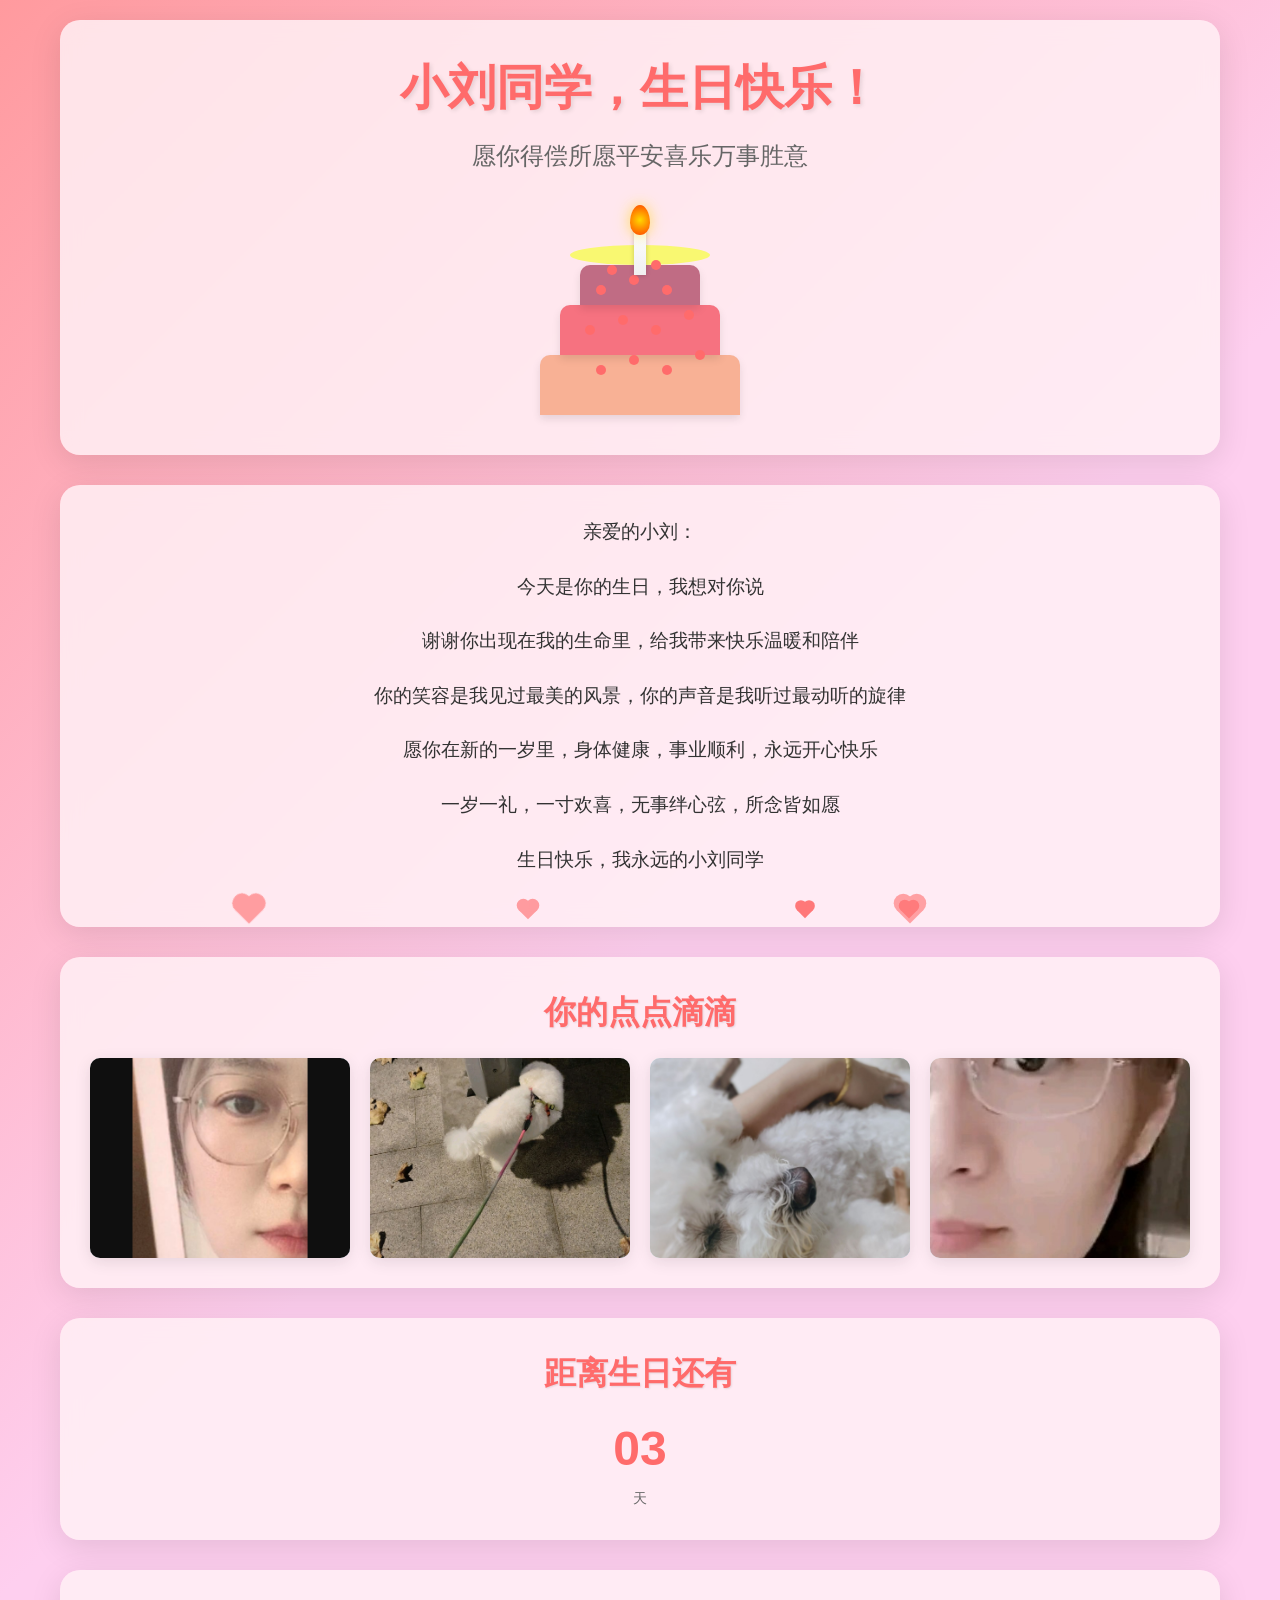
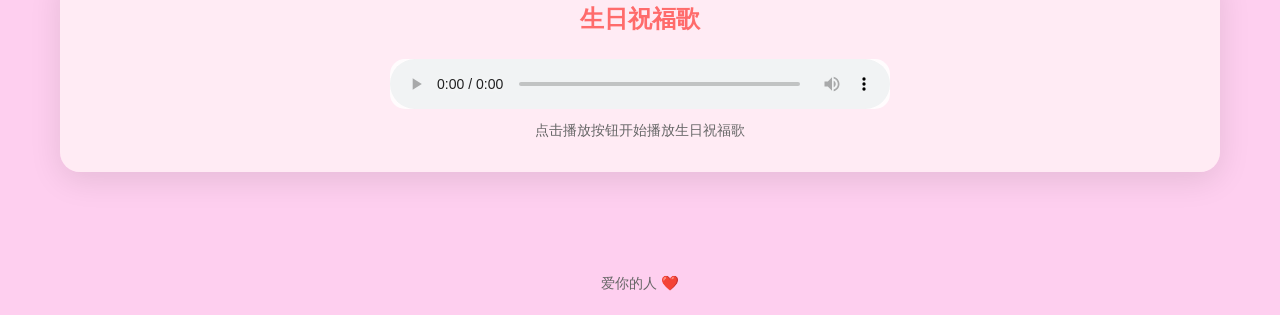
<file: index.html>
<!DOCTYPE html>
<html lang="zh-CN">
<head>
    <meta charset="UTF-8">
    <meta name="viewport" content="width=device-width, initial-scale=1.0">
    <title>给小刘同学的生日祝福</title>
    <link rel="stylesheet" href="styles.css">
</head>
<body>
    <div class="hearts" id="hearts"></div>
    
    <div class="container">
        <header class="fade-in">
            <h1>小刘同学，生日快乐！</h1>
            <p class="subtitle">愿你得偿所愿平安喜乐万事胜意</p>
            <div class="birthday-cake">
            <div class="cake">
                <!-- 蛋糕底层 -->
                <div class="cake-layer bottom"></div>
                <!-- 蛋糕中层 -->
                <div class="cake-layer middle"></div>
                <!-- 蛋糕顶层 -->
                <div class="cake-layer top"></div>
                <!-- 蛋糕奶油 -->
                <div class="cake-icing"></div>
                <!-- 蛋糕装饰 -->
                <div class="cake-decoration"></div>
                <div class="cake-decoration"></div>
                <div class="cake-decoration"></div>
                <div class="cake-decoration"></div>
                <div class="cake-decoration"></div>
                <div class="cake-decoration"></div>
                <div class="cake-decoration"></div>
                <div class="cake-decoration"></div>
                <div class="cake-decoration"></div>
                <div class="cake-decoration"></div>
                <div class="cake-decoration"></div>
                <div class="cake-decoration"></div>
                <div class="cake-decoration"></div>
                <!-- 蜡烛 -->
                <div class="candle">
                    <div class="candle-wick"></div>
                    <div class="flame"></div>
                </div>
            </div>
        </div>
        </header>
        
        <section class="message fade-in">
            <p>亲爱的小刘：</p>
            <p>今天是你的生日，我想对你说</p>
            <p>谢谢你出现在我的生命里，给我带来快乐温暖和陪伴</p>
            <p>你的笑容是我见过最美的风景，你的声音是我听过最动听的旋律</p>
            <p>愿你在新的一岁里，身体健康，事业顺利，永远开心快乐</p>
            <p>一岁一礼，一寸欢喜，无事绊心弦，所念皆如愿</p>
            <p>生日快乐，我永远的小刘同学</p>
        </section>
        
        <section class="gallery fade-in">
            <h2>你的点点滴滴</h2>
            <div class="photo-grid">
                <div class="photo"><img src="xiaoliu1.jpg" alt="回忆1" loading="lazy" onclick="openModal(this)"></div>
                <div class="photo"><img src="xiaoliu2.jpg" alt="回忆2" loading="lazy" onclick="openModal(this)"></div>
                <div class="photo"><img src="xiaoliu3.jpg" alt="回忆3" loading="lazy" onclick="openModal(this)"></div>
                <div class="photo"><img src="xiaoliu4.jpg" alt="回忆4" loading="lazy" onclick="openModal(this)"></div>
            </div>
        </section>
        
        <section class="countdown fade-in">
            <h2 id="countdownTitle">距离生日还有</h2>
            <div class="countdown-timer" id="countdownTimer">
                <div class="timer-item" id="daysContainer">
                    <span class="timer-value" id="days">00</span>
                    <span class="timer-label">天</span>
                </div>
                <div class="birthday-wish" id="birthdayWish" style="display: none;">
                    <h3>🎉 今天生日啦 🎉</h3>
                    <p class="wish-text">世间所有美好与你环环相扣</p>
                </div>
            </div>
        </section>
        
        <section class="music-player fade-in">
            <h3>生日祝福歌</h3>
            <audio id="birthdayMusic" controls>
                <source src="BGM.m4a" type="audio/mpeg">
                您的浏览器不支持音频播放。
            </audio>
            <p id="playHint" style="margin-top: 10px; color: #666; font-size: 0.9rem;">点击播放按钮开始播放生日祝福歌</p>
        </section>
    </div>
    
    <!-- 图片预览模态框 -->
    <div class="modal" id="imageModal">
        <span class="close" id="closeModal">&times;</span>
        <img class="modal-content" id="modalImage">
        <div class="caption" id="imageCaption"></div>
    </div>
    
    <footer>
        <p>爱你的人 ❤️</p>
    </footer>
    
    <script src="script.js"></script>
</body>
</html>
</file>
<file: styles.css>
/* CSS变量 - 统一配色方案 */
:root {
    /* 主色调 */
    --primary-color: #ff6b6b;
    --primary-light: #ff9a9e;
    --primary-lighter: #fecfef;
    
    /* 辅助色 */
    --secondary-color: #f9f871;
    --secondary-light: #ffd700;
    
    /* 中性色 */
    --text-primary: #333;
    --text-secondary: #666;
    --text-light: #999;
    
    /* 背景色 */
    --bg-gradient: linear-gradient(135deg, #ff9a9e 0%, #fecfef 50%, #fecfef 100%);
    --card-bg: rgba(255, 240, 245, 0.85);
    
    /* 尺寸变量 */
    --border-radius-lg: 20px;
    --border-radius-md: 15px;
    --border-radius-sm: 10px;
    
    /* 间距变量 */
    --spacing-xl: 40px;
    --spacing-lg: 30px;
    --spacing-md: 20px;
    --spacing-sm: 15px;
    --spacing-xs: 10px;
    
    /* 阴影变量 */
    --shadow-lg: 0 8px 32px rgba(0, 0, 0, 0.1);
    --shadow-md: 0 4px 16px rgba(0, 0, 0, 0.1);
    --shadow-sm: 0 2px 8px rgba(0, 0, 0, 0.1);
    
    /* 动画变量 */
    --transition-fast: 0.3s ease;
    --transition-normal: 0.5s ease;
    --transition-slow: 0.8s ease;
}

* {
    margin: 0;
    padding: 0;
    box-sizing: border-box;
}

body {
    font-family: 'Arial', sans-serif;
    background: var(--bg-gradient);
    color: var(--text-primary);
    line-height: 1.6;
    overflow-x: hidden;
}

.container {
    max-width: 1200px;
    margin: 0 auto;
    padding: var(--spacing-md);
}

header {
    text-align: center;
    padding: var(--spacing-lg) var(--spacing-md) var(--spacing-xl);
    background: var(--card-bg);
    border-radius: var(--border-radius-lg);
    margin-bottom: var(--spacing-lg);
    box-shadow: var(--shadow-lg);
    backdrop-filter: blur(10px);
}

h1 {
    font-size: 3rem;
    color: var(--primary-color);
    margin-bottom: var(--spacing-xs);
    text-shadow: 2px 2px 4px rgba(0, 0, 0, 0.1);
    font-weight: bold;
}

h2 {
    font-size: 2rem;
    color: var(--primary-color);
    margin-bottom: var(--spacing-md);
    text-align: center;
    text-shadow: 1px 1px 2px rgba(0, 0, 0, 0.1);
}

h3 {
    font-size: 1.5rem;
    color: var(--primary-color);
    margin-bottom: var(--spacing-sm);
    text-align: center;
}

.subtitle {
    font-size: 1.5rem;
    color: var(--text-secondary);
    margin-bottom: var(--spacing-md);
    font-weight: 500;
}

.birthday-cake {
    width: 220px;
    height: 180px;
    margin: 60px auto 0;
    position: relative;
    animation: bounce 2s infinite;
}

@keyframes bounce {
    0%, 20%, 50%, 80%, 100% {
        transform: translateY(0);
    }
    40% {
        transform: translateY(-20px);
    }
    60% {
        transform: translateY(-10px);
    }
}

.cake {
    width: 100%;
    height: 100%;
    position: relative;
}

.cake-layer {
    position: absolute;
    bottom: 0;
    left: 50%;
    transform: translateX(-50%);
    border-radius: 10px 10px 0 0;
    box-shadow: 0 4px 8px rgba(0, 0, 0, 0.1);
}

.cake-layer.bottom {
    width: 200px;
    height: 60px;
    background: #f8b195;
}

.cake-layer.middle {
    width: 160px;
    height: 50px;
    background: #f67280;
    bottom: 60px;
}

.cake-layer.top {
    width: 120px;
    height: 40px;
    background: #c06c84;
    bottom: 110px;
}

.cake-icing {
    position: absolute;
    bottom: 150px;
    left: 50%;
    transform: translateX(-50%);
    width: 140px;
    height: 20px;
    background: #f9f871;
    border-radius: 50%;
}

.cake-decoration {
    position: absolute;
    width: 10px;
    height: 10px;
    background: #ff6b6b;
    border-radius: 50%;
}

.cake-decoration:nth-child(5) {
    bottom: 120px;
    left: 30%;
}

.cake-decoration:nth-child(6) {
    bottom: 130px;
    left: 45%;
}

.cake-decoration:nth-child(7) {
    bottom: 120px;
    left: 60%;
}

.cake-decoration:nth-child(8) {
    bottom: 140px;
    left: 35%;
}

.cake-decoration:nth-child(9) {
    bottom: 145px;
    left: 55%;
}

.cake-decoration:nth-child(10) {
    bottom: 80px;
    left: 25%;
}

.cake-decoration:nth-child(11) {
    bottom: 90px;
    left: 40%;
}

.cake-decoration:nth-child(12) {
    bottom: 80px;
    left: 55%;
}

.cake-decoration:nth-child(13) {
    bottom: 95px;
    left: 70%;
}

.cake-decoration:nth-child(14) {
    bottom: 40px;
    left: 30%;
}

.cake-decoration:nth-child(15) {
    bottom: 50px;
    left: 45%;
}

.cake-decoration:nth-child(16) {
    bottom: 40px;
    left: 60%;
}

.cake-decoration:nth-child(17) {
    bottom: 55px;
    left: 75%;
}

.candle {
    position: absolute;
    top: -10px;
    left: 50%;
    transform: translateX(-50%);
    width: 12px;
    height: 50px;
    background: linear-gradient(to bottom, #fff, #f0f0f0);
    border-radius: 6px 6px 0 0;
    box-shadow: 0 0 5px rgba(0, 0, 0, 0.2);
}

.candle-wick {
    position: absolute;
    top: -5px;
    left: 50%;
    transform: translateX(-50%);
    width: 2px;
    height: 5px;
    background: #333;
}

.flame {
    position: absolute;
    top: -20px;
    left: 50%;
    transform: translateX(-50%);
    width: 20px;
    height: 30px;
    background: radial-gradient(circle, #ffd700 0%, #ff8c00 50%, #ff4500 100%);
    border-radius: 50% 50% 50% 50% / 60% 60% 40% 40%;
    animation: flicker 1s infinite;
    box-shadow: 0 0 15px rgba(255, 215, 0, 0.6);
}

@keyframes flicker {
    0%, 100% {
        transform: translateX(-50%) scale(1) rotate(0deg);
        opacity: 1;
    }
    25% {
        transform: translateX(-52%) scale(1.1) rotate(2deg);
        opacity: 0.9;
    }
    50% {
        transform: translateX(-48%) scale(1.05) rotate(-1deg);
        opacity: 0.8;
    }
    75% {
        transform: translateX(-51%) scale(1.15) rotate(1deg);
        opacity: 0.95;
    }
}

.message {
    background: var(--card-bg);
    border-radius: var(--border-radius-lg);
    padding: var(--spacing-lg);
    margin-bottom: var(--spacing-lg);
    box-shadow: var(--shadow-lg);
    backdrop-filter: blur(10px);
}

.message p {
    font-size: 1.2rem;
    margin-bottom: var(--spacing-md);
    text-align: center;
    line-height: 1.8;
    color: var(--text-primary);
}

.gallery {
    background: var(--card-bg);
    border-radius: var(--border-radius-lg);
    padding: var(--spacing-lg);
    margin-bottom: var(--spacing-lg);
    box-shadow: var(--shadow-lg);
    backdrop-filter: blur(10px);
}

.photo-grid {
    display: grid;
    grid-template-columns: repeat(auto-fit, minmax(200px, 1fr));
    gap: var(--spacing-md);
    margin-top: var(--spacing-md);
}

.photo {
    width: 100%;
    height: 200px;
    background: linear-gradient(135deg, #f5f7fa 0%, #c3cfe2 100%);
    border-radius: var(--border-radius-sm);
    overflow: hidden;
    box-shadow: var(--shadow-md);
    transition: transform var(--transition-fast), box-shadow var(--transition-fast);
    cursor: pointer;
    position: relative;
}

.photo:hover {
    transform: scale(1.05);
    box-shadow: 0 8px 24px rgba(0, 0, 0, 0.15);
}

.photo img {
    width: 100%;
    height: 100%;
    object-fit: cover;
    opacity: 1;
    transition: opacity var(--transition-normal);
}

/* 图片加载效果优化 */
.photo::before {
    content: '';
    display: block;
    width: 100%;
    height: 100%;
    background: linear-gradient(135deg, #f5f7fa 0%, #c3cfe2 100%);
    position: absolute;
    top: 0;
    left: 0;
    z-index: -1;
}

/* 优化响应式布局 */
@media (max-width: 768px) {
    .photo-grid {
        grid-template-columns: repeat(auto-fit, minmax(180px, 1fr));
        gap: var(--spacing-sm);
    }
    
    .photo {
        height: 180px;
    }
}

@media (max-width: 480px) {
    .photo-grid {
        grid-template-columns: repeat(auto-fit, minmax(140px, 1fr));
        gap: var(--spacing-xs);
    }
    
    .photo {
        height: 140px;
    }
}

.countdown {
    background: var(--card-bg);
    border-radius: var(--border-radius-lg);
    padding: var(--spacing-lg);
    margin-bottom: var(--spacing-lg);
    box-shadow: var(--shadow-lg);
    backdrop-filter: blur(10px);
    text-align: center;
}

.countdown-timer {
    display: flex;
    justify-content: center;
    gap: var(--spacing-md);
    flex-wrap: wrap;
    margin-top: var(--spacing-md);
}

.timer-item {
    text-align: center;
}

.timer-value {
    display: block;
    font-size: 3rem;
    font-weight: bold;
    color: var(--primary-color);
    line-height: 1.2;
}

/* 生日祝福样式 */
.birthday-wish {
    text-align: center;
    padding: var(--spacing-lg);
    background: var(--bg-gradient);
    border-radius: var(--border-radius-lg);
    margin-top: var(--spacing-md);
    animation: bounce 1s ease-in-out infinite;
    box-shadow: var(--shadow-md);
}

.birthday-wish h3 {
    font-size: 2.5rem;
    color: var(--primary-color);
    margin-bottom: var(--spacing-sm);
    text-shadow: 2px 2px 4px rgba(0, 0, 0, 0.1);
}

.wish-text {
    font-size: 1.2rem;
    color: var(--text-secondary);
    font-weight: bold;
}

.timer-label {
    display: block;
    font-size: 0.9rem;
    color: var(--text-secondary);
    margin-top: var(--spacing-xs);
}

.music-player {
    background: var(--card-bg);
    border-radius: var(--border-radius-lg);
    padding: var(--spacing-lg);
    text-align: center;
    box-shadow: var(--shadow-lg);
    backdrop-filter: blur(10px);
    margin-bottom: var(--spacing-lg);
}

.music-player h3 {
    margin-bottom: var(--spacing-md);
}

#birthdayMusic {
    width: 100%;
    max-width: 500px;
    height: 50px;
    border-radius: var(--border-radius-md);
    margin: 0 auto;
    display: block;
    background-color: rgba(255, 255, 255, 0.8);
}

#playHint {
    margin-top: var(--spacing-xs);
    color: var(--text-secondary);
    font-size: 0.9rem;
    text-align: center;
}

footer {
    text-align: center;
    padding: var(--spacing-md);
    color: var(--text-secondary);
    font-size: 0.9rem;
    margin-top: var(--spacing-lg);
}

/* 模态框样式 */
.modal {
    display: none;
    position: fixed;
    top: 0;
    left: 0;
    width: 100%;
    height: 100%;
    background: rgba(0, 0, 0, 0.8);
    z-index: 1000;
    justify-content: center;
    align-items: center;
    backdrop-filter: blur(5px);
}

.modal.active {
    display: flex;
    animation: fadeIn var(--transition-normal);
}

.close {
    position: absolute;
    top: 20px;
    right: 30px;
    color: white;
    font-size: 30px;
    font-weight: bold;
    cursor: pointer;
    transition: transform var(--transition-fast);
    z-index: 1001;
}

.close:hover {
    transform: scale(1.2);
    color: var(--primary-color);
}

.modal-content {
    max-width: 90%;
    max-height: 90%;
    border-radius: var(--border-radius-md);
    box-shadow: 0 4px 20px rgba(0, 0, 0, 0.5);
    animation: zoomIn var(--transition-normal);
}

.caption {
    text-align: center;
    color: white;
    margin-top: var(--spacing-sm);
    font-size: 1.1rem;
    text-shadow: 1px 1px 2px rgba(0, 0, 0, 0.8);
}

/* 新增模态框动画 */
@keyframes zoomIn {
    from {
        transform: scale(0.7);
        opacity: 0;
    }
    to {
        transform: scale(1);
        opacity: 1;
    }
}

/* 响应式设计 - 优化文字显示 */
@media (max-width: 768px) {
    /* 标题响应式 */
    h1 {
        font-size: 2rem;
        line-height: 1.2;
    }
    
    h2 {
        font-size: 1.6rem;
    }
    
    h3 {
        font-size: 1.3rem;
    }
    
    .subtitle {
        font-size: 1.2rem;
        line-height: 1.4;
    }
    
    /* 正文响应式 */
    .message p {
        font-size: 1rem;
        line-height: 1.6;
        margin-bottom: 15px;
    }
    
    .wish-text {
        font-size: 1rem;
    }
    
    /* 蛋糕响应式 */
    .birthday-cake {
        width: 180px;
        height: 150px;
        margin: 50px auto 0;
    }
    
    .cake-layer.bottom {
        width: 160px;
        height: 50px;
    }
    
    .cake-layer.middle {
        width: 130px;
        height: 40px;
        bottom: 50px;
    }
    
    .cake-layer.top {
        width: 100px;
        height: 35px;
        bottom: 90px;
    }
    
    .cake-icing {
        bottom: 125px;
        width: 115px;
        height: 15px;
    }
    
    .candle {
        width: 10px;
        height: 40px;
    }
    
    .flame {
        width: 15px;
        height: 25px;
    }
    
    /* 图片网格响应式 */
    .photo-grid {
        grid-template-columns: repeat(auto-fit, minmax(150px, 1fr));
        gap: var(--spacing-sm);
    }
    
    .photo {
        height: 150px;
    }
    
    /* 倒计时响应式 */
    .timer-value {
        font-size: 1.5rem;
    }
    
    .timer-label {
        font-size: 0.8rem;
    }
    
    /* 音乐播放器响应式 */
    #birthdayMusic {
        max-width: 100%;
        height: 45px;
    }
    
    #playHint {
        font-size: 0.8rem;
    }
}

@media (max-width: 480px) {
    /* 标题响应式 */
    h1 {
        font-size: 1.8rem;
        line-height: 1.2;
    }
    
    h2 {
        font-size: 1.4rem;
    }
    
    h3 {
        font-size: 1.2rem;
    }
    
    .subtitle {
        font-size: 1rem;
        line-height: 1.4;
    }
    
    /* 正文响应式 */
    .message p {
        font-size: 0.95rem;
        line-height: 1.7;
        margin-bottom: 12px;
        padding: 0 5px;
    }
    
    .wish-text {
        font-size: 0.95rem;
        line-height: 1.5;
    }
    
    /* 蛋糕响应式 */
    .birthday-cake {
        width: 150px;
        height: 125px;
        margin: 40px auto 0;
    }
    
    .cake-layer.bottom {
        width: 130px;
        height: 40px;
    }
    
    .cake-layer.middle {
        width: 105px;
        height: 35px;
        bottom: 40px;
    }
    
    .cake-layer.top {
        width: 80px;
        height: 30px;
        bottom: 75px;
    }
    
    .cake-icing {
        bottom: 105px;
        width: 90px;
        height: 12px;
    }
    
    .candle {
        width: 8px;
        height: 35px;
    }
    
    .flame {
        width: 12px;
        height: 20px;
    }
    
    /* 区块内边距响应式 */
    .message,
    .gallery,
    .countdown,
    .music-player {
        padding: 20px 15px;
    }
    
    /* 图片网格响应式 */
    .photo-grid {
        grid-template-columns: repeat(auto-fit, minmax(120px, 1fr));
        gap: var(--spacing-xs);
    }
    
    .photo {
        height: 120px;
    }
    
    /* 倒计时响应式 */
    .timer-value {
        font-size: 1.2rem;
    }
    
    .timer-label {
        font-size: 0.75rem;
    }
    
    /* 音乐播放器响应式 */
    #birthdayMusic {
        max-width: 100%;
        height: 40px;
    }
    
    #playHint {
        font-size: 0.75rem;
    }
    
    /* 页脚响应式 */
    footer {
        font-size: 0.8rem;
        padding: 15px;
    }
    
    /* 生日祝福响应式 */
    .birthday-wish h3 {
        font-size: 1.8rem;
        line-height: 1.2;
    }
    
    .birthday-wish {
        padding: 20px 15px;
    }
    
    /* 模态框响应式 */
    .caption {
        font-size: 1rem;
        margin-top: 10px;
    }
    
    .close {
        font-size: 25px;
        top: 15px;
        right: 20px;
    }
}

/* 动画效果 */
.fade-in {
    animation: fadeIn 1s ease-in;
}

@keyframes fadeIn {
    from {
        opacity: 0;
        transform: translateY(20px);
    }
    to {
        opacity: 1;
        transform: translateY(0);
    }
}

/* 爱心动画 */
.hearts {
    position: fixed;
    top: 0;
    left: 0;
    width: 100%;
    height: 100%;
    pointer-events: none;
    z-index: 100;
}

.heart {
    position: absolute;
    width: 20px;
    height: 20px;
    background: #ff6b6b;
    transform: rotate(45deg);
    animation: float 3s ease-in-out infinite;
}

.heart::before,
.heart::after {
    content: '';
    position: absolute;
    width: 20px;
    height: 20px;
    background: #ff6b6b;
    border-radius: 50%;
}

.heart::before {
    top: -10px;
    left: 0;
}

.heart::after {
    top: 0;
    left: -10px;
}

@keyframes float {
    0% {
        transform: translateY(100vh) rotate(45deg);
        opacity: 1;
    }
    100% {
        transform: translateY(-100px) rotate(45deg);
        opacity: 0;
    }
}
</file>
